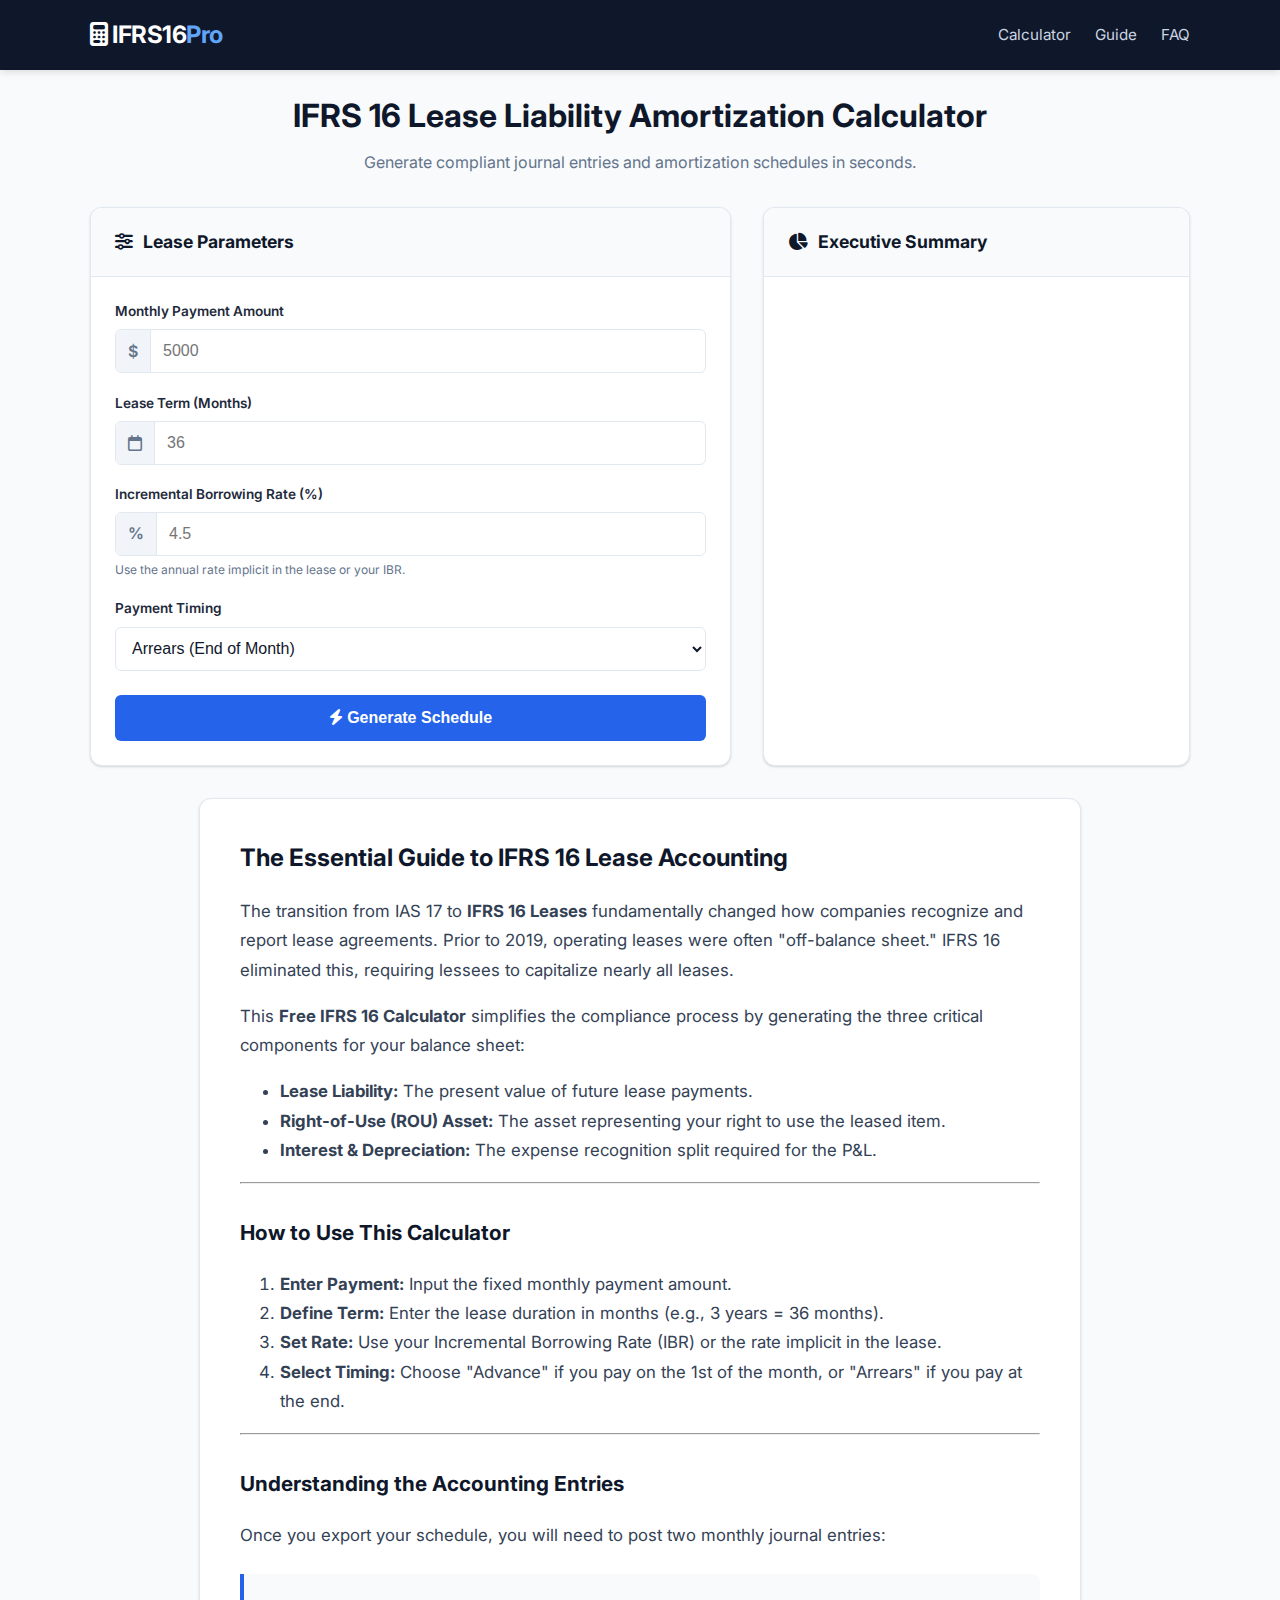
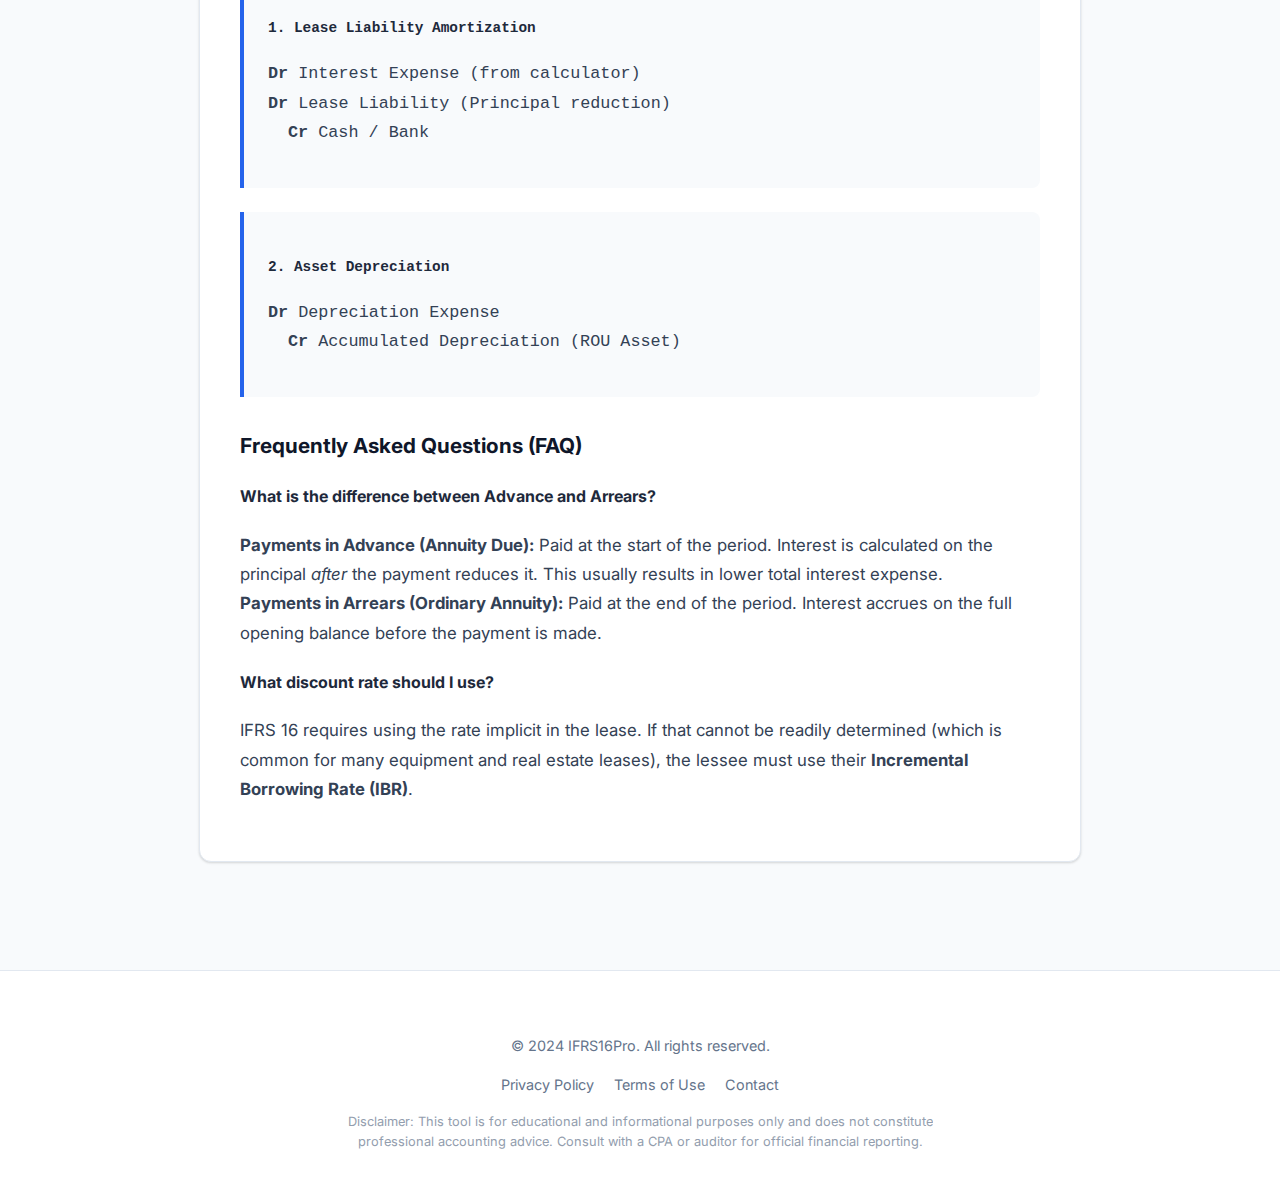
<file: index.html>
<!DOCTYPE html>
<html lang="en">
<head>
    <meta charset="UTF-8">
    <meta name="viewport" content="width=device-width, initial-scale=1.0">
    
    <title>Free IFRS 16 Lease Liability Calculator | Export to Excel | 2024 Update</title>
    <meta name="description" content="Instantly calculate IFRS 16 lease liability, ROU asset amortization, and interest expense. Generate audit-ready schedules with our free online tool. Export to CSV.">
    <meta name="keywords" content="IFRS 16 calculator, lease liability amortization schedule, ROU asset calculator, incremental borrowing rate tool, lease accounting excel export">
    <meta name="author" content="IFRS16Pro">
    <link rel="canonical" href="https://yourdomain.com/" />

    <meta property="og:type" content="website">
    <meta property="og:url" content="https://yourdomain.com/">
    <meta property="og:title" content="IFRS 16 Lease Calculator | Professional Edition">
    <meta property="og:description" content="Generate audit-ready IFRS 16 amortization schedules in seconds. Free export to Excel.">
    <meta property="og:image" content="https://yourdomain.com/assets/social-share.png">

    <meta property="twitter:card" content="summary_large_image">
    <meta property="twitter:title" content="IFRS 16 Lease Calculator | Professional Edition">
    <meta property="twitter:description" content="Generate audit-ready IFRS 16 amortization schedules in seconds. Free export to Excel.">

    <script async src="https://pagead2.googlesyndication.com/pagead/js/adsbygoogle.js?client=ca-pub-3291734589203338"
     crossorigin="anonymous"></script>
    
    <link href="https://fonts.googleapis.com/css2?family=Inter:wght@400;500;600;700&display=swap" rel="stylesheet">
    <link rel="stylesheet" href="https://cdnjs.cloudflare.com/ajax/libs/font-awesome/6.4.0/css/all.min.css">
    <link rel="stylesheet" href="style.css">

    <script type="application/ld+json">
    {
      "@context": "https://schema.org",
      "@type": "SoftwareApplication",
      "name": "IFRS 16 Lease Calculator Pro",
      "operatingSystem": "Web",
      "applicationCategory": "BusinessApplication",
      "offers": {
        "@type": "Offer",
        "price": "0",
        "priceCurrency": "USD"
      },
      "description": "A professional-grade calculator for IFRS 16 lease accounting compliance, featuring amortization schedules and CSV export."
    }
    </script>
</head>
<body>

    <nav class="navbar">
        <div class="nav-content">
            <div class="logo"><i class="fa-solid fa-calculator"></i> IFRS16<span>Pro</span></div>
            <div class="nav-links">
                <a href="#calculator">Calculator</a>
                <a href="#guide">Guide</a>
                <a href="#faq">FAQ</a>
            </div>
        </div>
    </nav>

    <main class="main-wrapper">
        
        <h1 class="page-title">IFRS 16 Lease Liability Amortization Calculator</h1>
        <p class="page-subtitle">Generate compliant journal entries and amortization schedules in seconds.</p>

        <section id="calculator" class="dashboard-grid">
            
            <div class="card input-card">
                <div class="card-header">
                    <h2><i class="fa-solid fa-sliders"></i> Lease Parameters</h2>
                </div>
                
                <div class="form-grid">
                    <div class="input-group">
                        <label for="payment">Monthly Payment Amount</label>
                        <div class="input-wrapper">
                            <span class="currency-symbol">$</span>
                            <input type="number" id="payment" placeholder="5000" aria-label="Monthly Payment Amount">
                        </div>
                    </div>

                    <div class="input-group">
                        <label for="term">Lease Term (Months)</label>
                        <div class="input-wrapper">
                            <span class="icon-symbol"><i class="fa-regular fa-calendar"></i></span>
                            <input type="number" id="term" placeholder="36" aria-label="Lease Term in Months">
                        </div>
                    </div>

                    <div class="input-group">
                        <label for="rate">Incremental Borrowing Rate (%)</label>
                        <div class="input-wrapper">
                            <span class="icon-symbol">%</span>
                            <input type="number" id="rate" placeholder="4.5" step="0.01" aria-label="Annual Discount Rate">
                        </div>
                        <small class="input-hint">Use the annual rate implicit in the lease or your IBR.</small>
                    </div>

                    <div class="input-group">
                        <label for="timing">Payment Timing</label>
                        <div class="select-wrapper">
                            <select id="timing" aria-label="Payment Timing">
                                <option value="end">Arrears (End of Month)</option>
                                <option value="start">Advance (Start of Month)</option>
                            </select>
                        </div>
                    </div>
                </div>

                <button class="btn-primary" id="calculateBtn">
                    <i class="fa-solid fa-bolt"></i> Generate Schedule
                </button>
            </div>

            <div class="card summary-card">
                <div class="card-header">
                    <h2><i class="fa-solid fa-chart-pie"></i> Executive Summary</h2>
                </div>
                
                <div class="summary-metrics hidden" id="summary-panel">
                    <div class="metric-item">
                        <p>Total Lease Liability</p>
                        <h3 id="sum-liability">$0.00</h3>
                    </div>
                    <div class="metric-item">
                        <p>ROU Asset Value</p>
                        <h3 id="sum-asset">$0.00</h3>
                    </div>
                    <div class="metric-item">
                        <p>Monthly Depreciation</p>
                        <h3 id="sum-dep">$0.00</h3>
                    </div>
                </div>
            </div>
        </section>

        <section id="results-section" class="card results-card hidden">
            <div class="results-header">
                <h2>Amortization Schedule</h2>
                
                <div id="gate-container" class="gate-container">
                    <form id="emailForm" action="https://formspree.io/f/xqajgony" method="POST" class="gate-form">
                        <div class="input-wrapper-small">
                            <input type="email" name="email" id="userEmail" placeholder="Enter email to unlock Excel..." required>
                        </div>
                        <button type="submit" class="btn-unlock">
                            <i class="fa-solid fa-lock-open"></i> Unlock CSV
                        </button>
                    </form>
                    <p class="privacy-micro">We respect your privacy. No spam.</p>
                </div>

                <button id="downloadBtn" class="btn-excel hidden">
                    <i class="fa-solid fa-file-csv"></i> Download CSV
                </button>
            </div>

            <div class="table-container">
                <table id="schedule-table">
                    <thead>
                        <tr>
                            <th style="width: 10%;">Period</th>
                            <th>Opening Balance</th>
                            <th>Payment</th>
                            <th class="highlight-col">Interest Expense</th>
                            <th>Closing Balance</th>
                            <th>Depreciation</th>
                        </tr>
                    </thead>
                    <tbody>
                        </tbody>
                </table>
            </div>
        </section>
        
        <section id="guide" class="card content-card">
            <article>
                <h2>The Essential Guide to IFRS 16 Lease Accounting</h2>
                
                <p>The transition from IAS 17 to <strong>IFRS 16 Leases</strong> fundamentally changed how companies recognize and report lease agreements. Prior to 2019, operating leases were often "off-balance sheet." IFRS 16 eliminated this, requiring lessees to capitalize nearly all leases.</p>

                <p>This <strong>Free IFRS 16 Calculator</strong> simplifies the compliance process by generating the three critical components for your balance sheet:</p>
                
                <div class="feature-list">
                    <ul>
                        <li><strong>Lease Liability:</strong> The present value of future lease payments.</li>
                        <li><strong>Right-of-Use (ROU) Asset:</strong> The asset representing your right to use the leased item.</li>
                        <li><strong>Interest & Depreciation:</strong> The expense recognition split required for the P&L.</li>
                    </ul>
                </div>

                <hr>

                <h3>How to Use This Calculator</h3>
                <ol>
                    <li><strong>Enter Payment:</strong> Input the fixed monthly payment amount.</li>
                    <li><strong>Define Term:</strong> Enter the lease duration in months (e.g., 3 years = 36 months).</li>
                    <li><strong>Set Rate:</strong> Use your Incremental Borrowing Rate (IBR) or the rate implicit in the lease.</li>
                    <li><strong>Select Timing:</strong> Choose "Advance" if you pay on the 1st of the month, or "Arrears" if you pay at the end.</li>
                </ol>

                <hr>

                <h3>Understanding the Accounting Entries</h3>
                <p>Once you export your schedule, you will need to post two monthly journal entries:</p>

                <div class="journal-box">
                    <h4>1. Lease Liability Amortization</h4>
                    <p><strong>Dr</strong> Interest Expense (from calculator)<br>
                    <strong>Dr</strong> Lease Liability (Principal reduction)<br>
                    <span style="padding-left:20px"><strong>Cr</strong> Cash / Bank</span></p>
                </div>

                <div class="journal-box">
                    <h4>2. Asset Depreciation</h4>
                    <p><strong>Dr</strong> Depreciation Expense<br>
                    <span style="padding-left:20px"><strong>Cr</strong> Accumulated Depreciation (ROU Asset)</span></p>
                </div>
            </article>

            <article id="faq">
                <h3>Frequently Asked Questions (FAQ)</h3>
                
                <div class="faq-item">
                    <h4>What is the difference between Advance and Arrears?</h4>
                    <p><strong>Payments in Advance (Annuity Due):</strong> Paid at the start of the period. Interest is calculated on the principal <em>after</em> the payment reduces it. This usually results in lower total interest expense.<br>
                    <strong>Payments in Arrears (Ordinary Annuity):</strong> Paid at the end of the period. Interest accrues on the full opening balance before the payment is made.</p>
                </div>

                <div class="faq-item">
                    <h4>What discount rate should I use?</h4>
                    <p>IFRS 16 requires using the rate implicit in the lease. If that cannot be readily determined (which is common for many equipment and real estate leases), the lessee must use their <strong>Incremental Borrowing Rate (IBR)</strong>.</p>
                </div>
            </article>
        </section>
        
    </main>

<footer class="site-footer">
        <div class="footer-content">
            <p>&copy; 2024 IFRS16Pro. All rights reserved.</p>
            <div class="footer-links">
                <a href="privacy-policy.html">Privacy Policy</a>
                <a href="terms.html">Terms of Use</a>
                <a href="contact.html">Contact</a>
            </div>
            <p class="disclaimer">Disclaimer: This tool is for educational and informational purposes only and does not constitute professional accounting advice. Consult with a CPA or auditor for official financial reporting.</p>
        </div>
    </footer>

    <script src="script.js"></script>
</body>
</html>
</file>
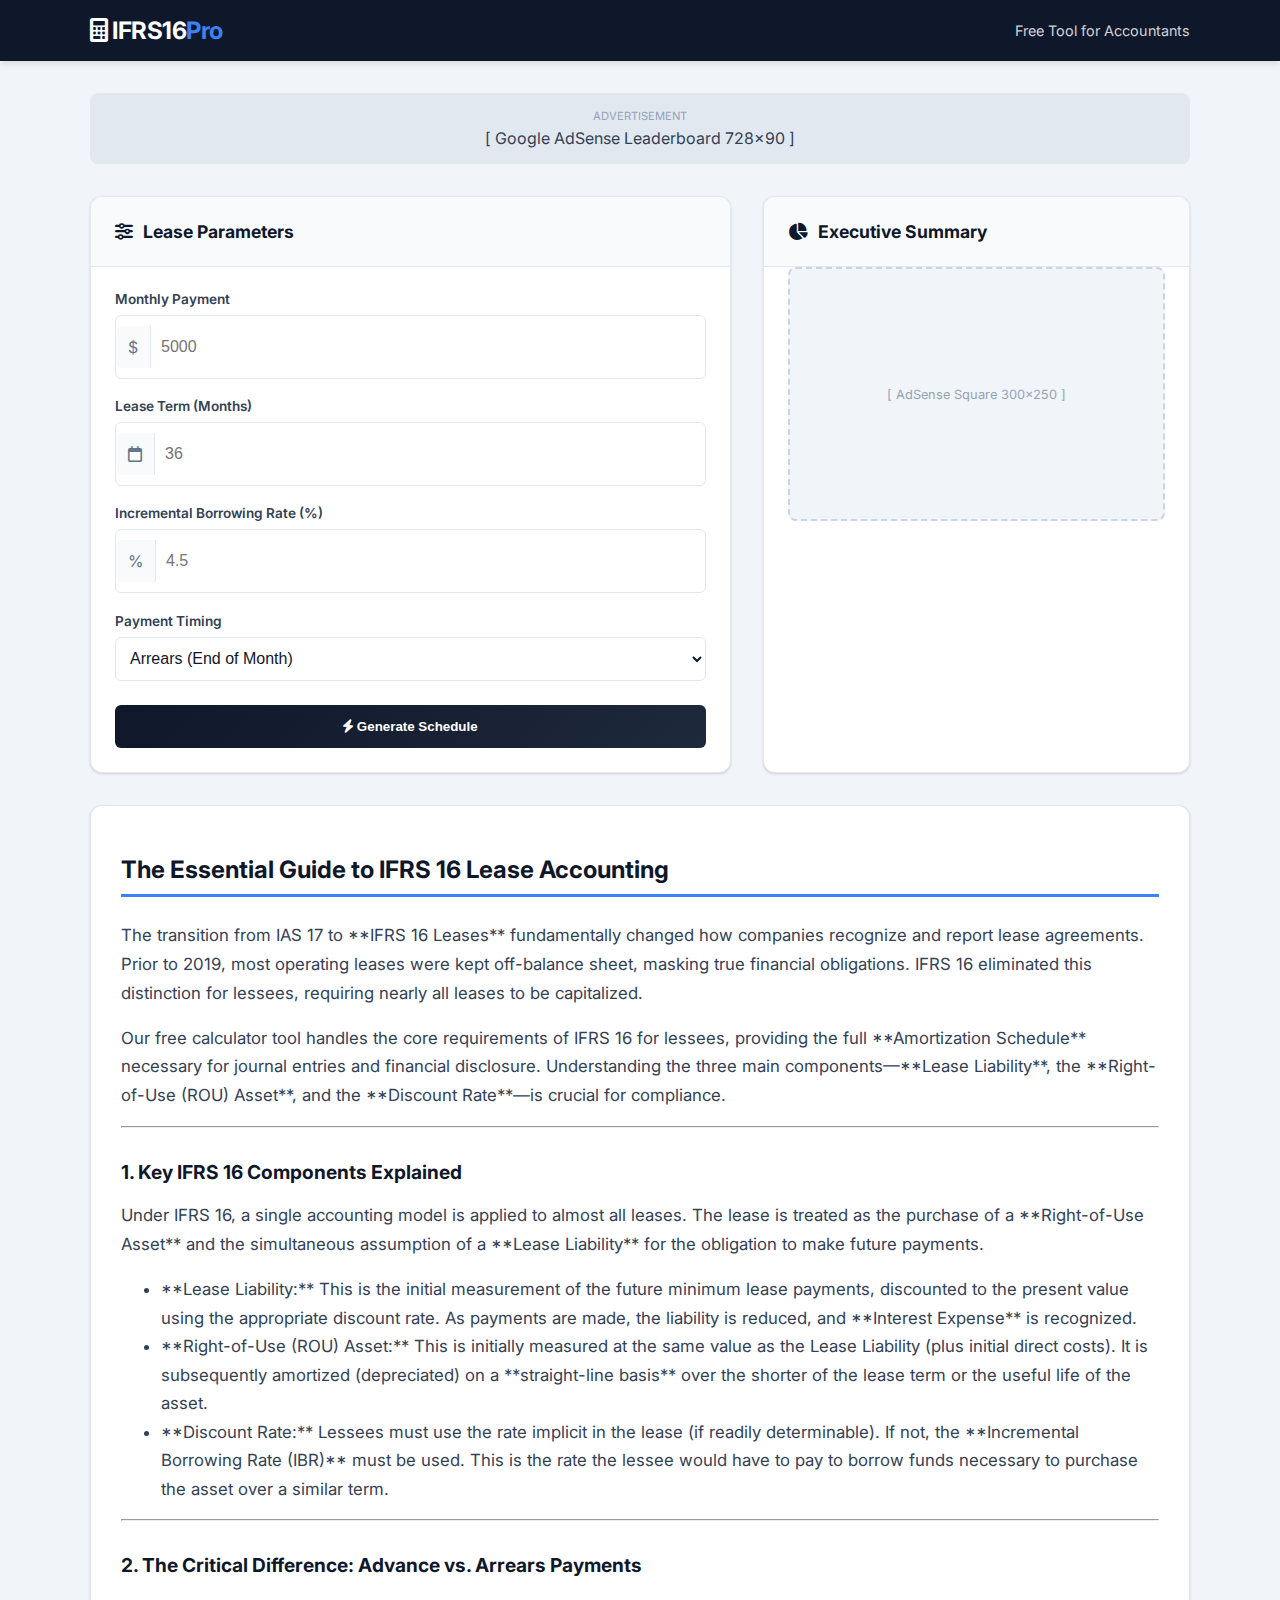
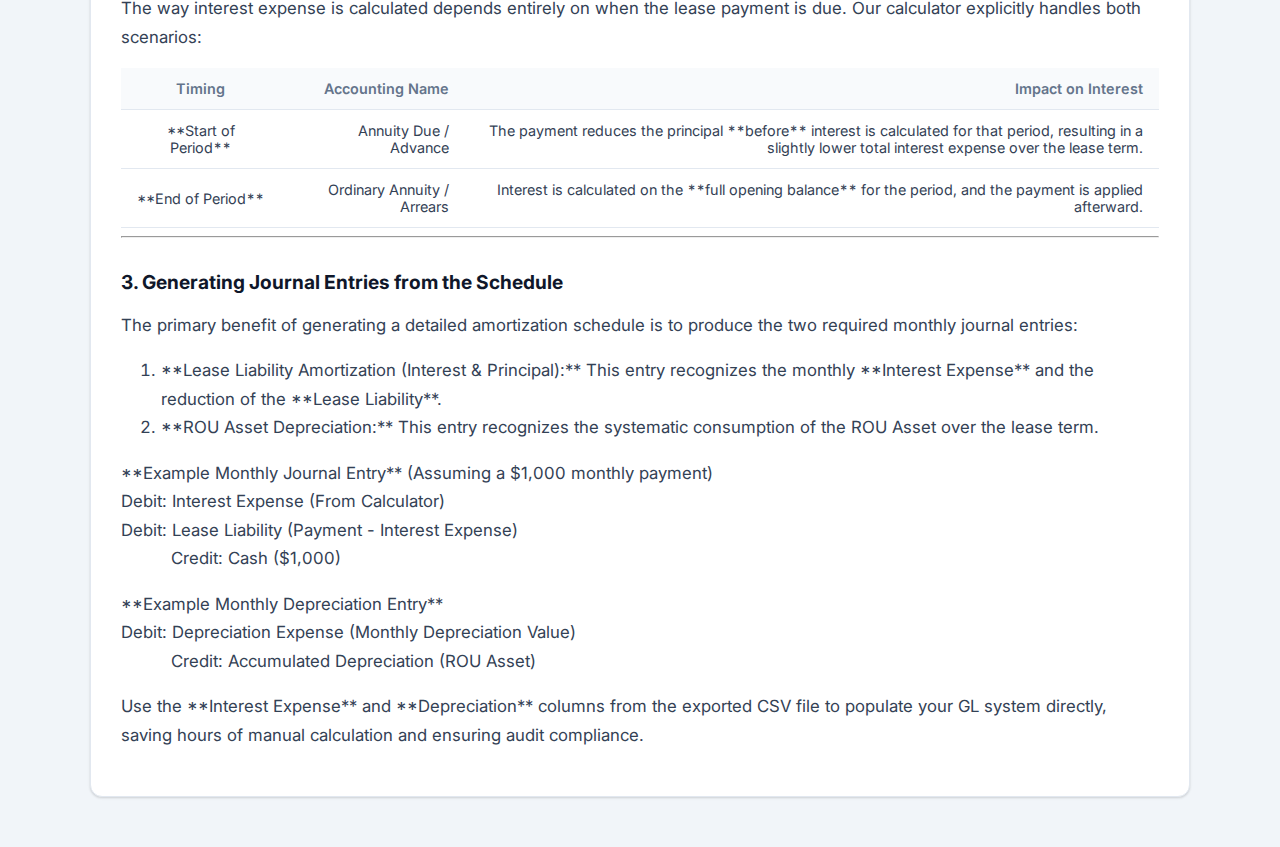
<file: IFRS16 Calulator/index.html>
<!DOCTYPE html>
<html lang="en">
<head>
    <meta charset="UTF-8">
    <meta name="viewport" content="width=device-width, initial-scale=1.0">
    <title>IFRS 16 Lease Calculator | Professional Edition | Free Export</title>
    <meta name="description" content="Calculate IFRS 16 lease liability, ROU asset, interest expense, and depreciation for audit readiness. Supports payments in advance and arrears.">
    
    <link href="https://fonts.googleapis.com/css2?family=Inter:wght@400;600;700&display=swap" rel="stylesheet">
    <link rel="stylesheet" href="https://cdnjs.cloudflare.com/ajax/libs/font-awesome/6.0.0/css/all.min.css">
    
    <link rel="stylesheet" href="style.css">
</head>
<body>

    <nav class="navbar">
        <div class="nav-content">
            <div class="logo"><i class="fa-solid fa-calculator"></i> IFRS16<span>Pro</span></div>
            <div class="nav-links">Free Tool for Accountants</div>
        </div>
    </nav>

    <main class="main-wrapper">
        
        <div class="ad-banner">
            <span class="ad-badge">Advertisement</span>
            <div class="ad-content">[ Google AdSense Leaderboard 728x90 ]</div>
        </div>

        <section class="dashboard-grid">
            
            <div class="card input-card">
                <div class="card-header">
                    <h2><i class="fa-solid fa-sliders"></i> Lease Parameters</h2>
                </div>
                
                <div class="form-grid">
                    <div class="input-group">
                        <label for="payment">Monthly Payment</label>
                        <div class="input-wrapper">
                            <span class="currency-symbol">$</span>
                            <input type="number" id="payment" placeholder="5000" aria-label="Monthly Payment Amount">
                        </div>
                    </div>

                    <div class="input-group">
                        <label for="term">Lease Term (Months)</label>
                        <div class="input-wrapper">
                            <span class="icon-symbol"><i class="fa-regular fa-calendar"></i></span>
                            <input type="number" id="term" placeholder="36" aria-label="Lease Term in Months">
                        </div>
                    </div>

                    <div class="input-group">
                        <label for="rate">Incremental Borrowing Rate (%)</label>
                        <div class="input-wrapper">
                            <span class="icon-symbol">%</span>
                            <input type="number" id="rate" placeholder="4.5" step="0.01" aria-label="Annual Discount Rate">
                        </div>
                    </div>

                    <div class="input-group">
                        <label for="timing">Payment Timing</label>
                        <div class="select-wrapper">
                            <select id="timing" aria-label="Payment Timing">
                                <option value="end">Arrears (End of Month)</option>
                                <option value="start">Advance (Start of Month)</option>
                            </select>
                        </div>
                    </div>
                </div>

                <button class="btn-primary" id="calculateBtn">
                    <i class="fa-solid fa-bolt"></i> Generate Schedule
                </button>
            </div>

            <div class="card summary-card">
                <div class="card-header">
                    <h2><i class="fa-solid fa-chart-pie"></i> Executive Summary</h2>
                </div>
                
                <div class="summary-metrics hidden" id="summary-panel">
                    <div class="metric-item">
                        <p>Total Lease Liability</p>
                        <h3 id="sum-liability">$0.00</h3>
                    </div>
                    <div class="metric-item">
                        <p>ROU Asset Value</p>
                        <h3 id="sum-asset">$0.00</h3>
                    </div>
                    <div class="metric-item">
                        <p>Monthly Depreciation</p>
                        <h3 id="sum-dep">$0.00</h3>
                    </div>
                </div>
                
                <div class="ad-square">
                    <span>[ AdSense Square 300x250 ]</span>
                </div>
            </div>
        </section>

        <section id="results-section" class="card results-card hidden">
            
            <div class="results-header">
                <h2>Amortization Schedule</h2>
                
<div id="gate-container" class="gate-container">
    <form id="emailForm" action="https://formspree.io/f/xqajgony" method="POST" class="gate-form">
        <input type="email" name="email" id="userEmail" placeholder="Enter email to unlock Excel..." required>
        <button type="submit" class="btn-unlock">
            <i class="fa-solid fa-lock-open"></i> Unlock
        </button>
    </form>
</div>

                <button id="downloadBtn" class="btn-excel hidden">
                    <i class="fa-solid fa-file-csv"></i> Download CSV
                </button>
            </div>

            <div class="table-container">
                <table id="schedule-table">
                    <thead>
                        <tr>
                            <th style="width: 10%;">Period</th>
                            <th>Opening Balance</th>
                            <th>Payment</th>
                            <th class="highlight-col">Interest Expense</th>
                            <th>Closing Balance</th>
                            <th>Depreciation</th>
                        </tr>
                    </thead>
                    <tbody>
                        </tbody>
                </table>
            </div>
        </section>
        
        <section class="card content-card">
            <h2>The Essential Guide to IFRS 16 Lease Accounting</h2>
            
            <p>The transition from IAS 17 to **IFRS 16 Leases** fundamentally changed how companies recognize and report lease agreements. Prior to 2019, most operating leases were kept off-balance sheet, masking true financial obligations. IFRS 16 eliminated this distinction for lessees, requiring nearly all leases to be capitalized.</p>

            <p>Our free calculator tool handles the core requirements of IFRS 16 for lessees, providing the full **Amortization Schedule** necessary for journal entries and financial disclosure. Understanding the three main components—**Lease Liability**, the **Right-of-Use (ROU) Asset**, and the **Discount Rate**—is crucial for compliance.</p>

            <hr>

            <h3>1. Key IFRS 16 Components Explained</h3>
            
            <p>Under IFRS 16, a single accounting model is applied to almost all leases. The lease is treated as the purchase of a **Right-of-Use Asset** and the simultaneous assumption of a **Lease Liability** for the obligation to make future payments.</p>

            <ul>
                <li>**Lease Liability:** This is the initial measurement of the future minimum lease payments, discounted to the present value using the appropriate discount rate. As payments are made, the liability is reduced, and **Interest Expense** is recognized.</li>
                <li>**Right-of-Use (ROU) Asset:** This is initially measured at the same value as the Lease Liability (plus initial direct costs). It is subsequently amortized (depreciated) on a **straight-line basis** over the shorter of the lease term or the useful life of the asset.</li>
                <li>**Discount Rate:** Lessees must use the rate implicit in the lease (if readily determinable). If not, the **Incremental Borrowing Rate (IBR)** must be used. This is the rate the lessee would have to pay to borrow funds necessary to purchase the asset over a similar term.</li>
            </ul>

            <hr>

            <h3>2. The Critical Difference: Advance vs. Arrears Payments</h3>
            <p>The way interest expense is calculated depends entirely on when the lease payment is due. Our calculator explicitly handles both scenarios:</p>

            <table class="concept-table">
                <thead>
                    <tr>
                        <th>Timing</th>
                        <th>Accounting Name</th>
                        <th>Impact on Interest</th>
                    </tr>
                </thead>
                <tbody>
                    <tr>
                        <td>**Start of Period**</td>
                        <td>Annuity Due / Advance</td>
                        <td>The payment reduces the principal **before** interest is calculated for that period, resulting in a slightly lower total interest expense over the lease term.</td>
                    </tr>
                    <tr>
                        <td>**End of Period**</td>
                        <td>Ordinary Annuity / Arrears</td>
                        <td>Interest is calculated on the **full opening balance** for the period, and the payment is applied afterward.</td>
                    </tr>
                </tbody>
            </table>

            <hr>
            
            <h3>3. Generating Journal Entries from the Schedule</h3>
            <p>The primary benefit of generating a detailed amortization schedule is to produce the two required monthly journal entries:</p>

            <ol>
                <li>**Lease Liability Amortization (Interest & Principal):** This entry recognizes the monthly **Interest Expense** and the reduction of the **Lease Liability**.</li>
                <li>**ROU Asset Depreciation:** This entry recognizes the systematic consumption of the ROU Asset over the lease term.</li>
            </ol>
            
            <p class="journal-example">
            **Example Monthly Journal Entry** (Assuming a $1,000 monthly payment)<br>
            <span class="debit-credit">Debit: Interest Expense (From Calculator)</span><br>
            <span class="debit-credit">Debit: Lease Liability (Payment - Interest Expense)</span><br>
            <span class="debit-credit" style="padding-left: 50px;">Credit: Cash ($1,000)</span>
            </p>

            <p class="journal-example">
            **Example Monthly Depreciation Entry**<br>
            <span class="debit-credit">Debit: Depreciation Expense (Monthly Depreciation Value)</span><br>
            <span class="debit-credit" style="padding-left: 50px;">Credit: Accumulated Depreciation (ROU Asset)</span>
            </p>
            
            <p>Use the **Interest Expense** and **Depreciation** columns from the exported CSV file to populate your GL system directly, saving hours of manual calculation and ensuring audit compliance.</p>
        </section>
        
    </main>

    <script src="script.js"></script>
</body>
</html>
</file>
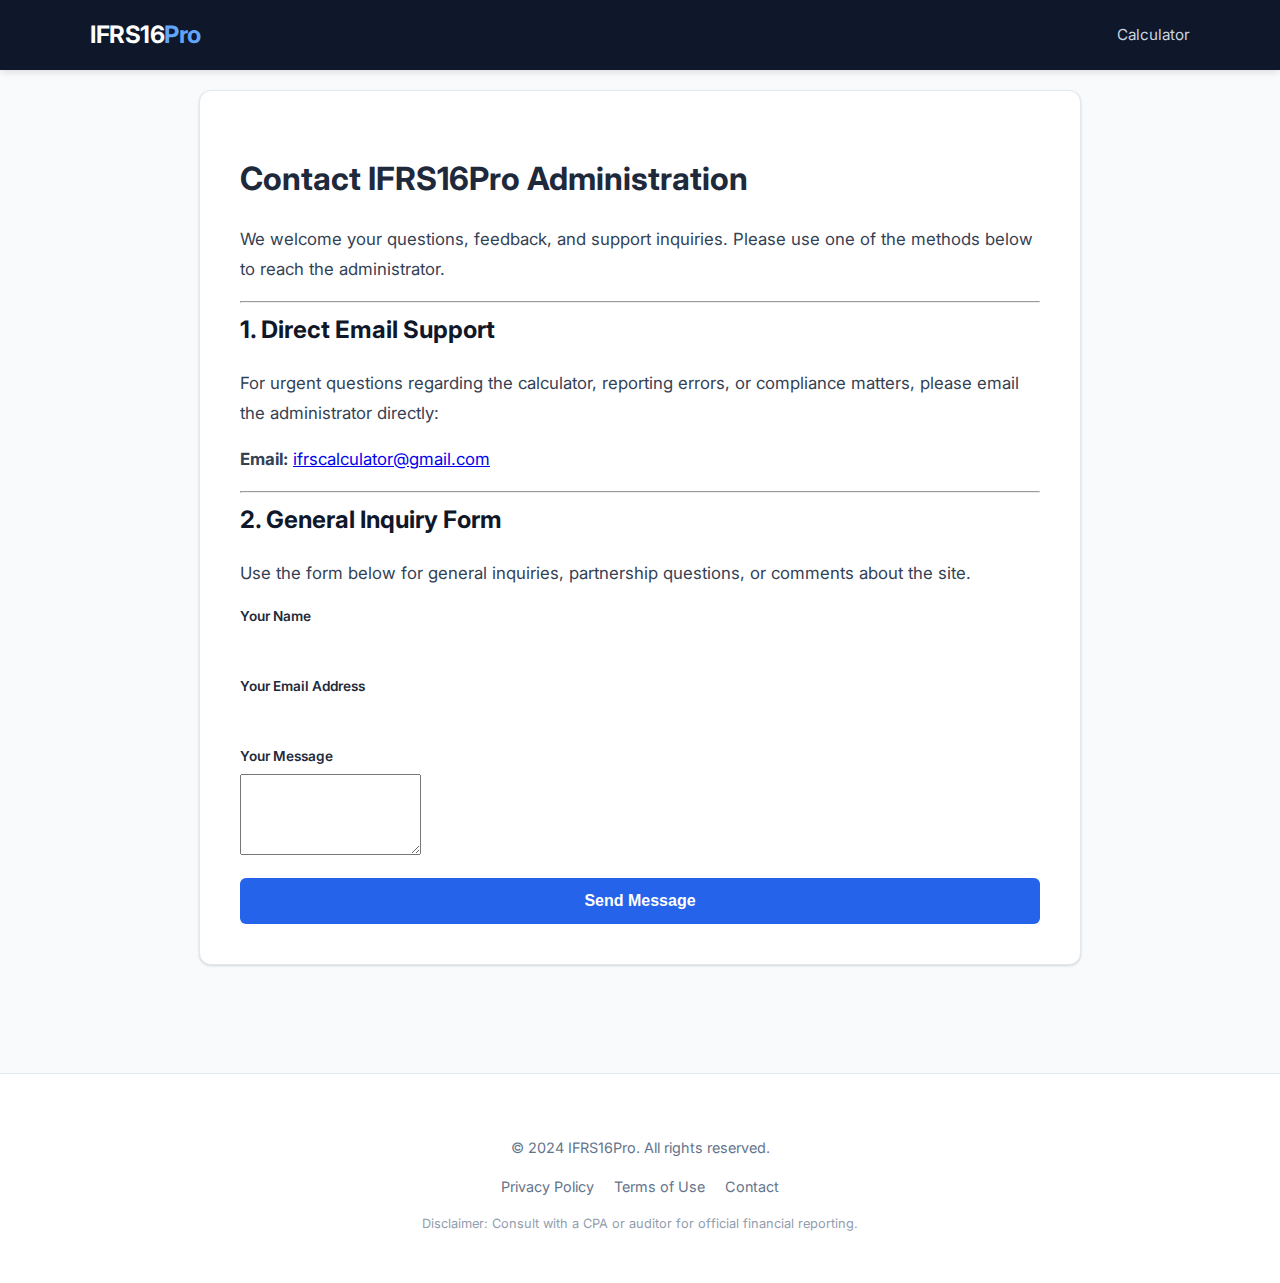
<file: contact.html>
<!DOCTYPE html>
<html lang="en">
<head>
    <meta charset="UTF-8">
    <meta name="viewport" content="width=device-width, initial-scale=1.0">
    <title>Contact Us | IFRS16Pro Calculator Support</title>
    <link href="https://fonts.googleapis.com/css2?family=Inter:wght@400;500;600;700&display=swap" rel="stylesheet">
    <link rel="stylesheet" href="style.css">
    
    <script async src="https://pagead2.googlesyndication.com/pagead/js/adsbygoogle.js?client=ca-pub-3291734589203338"
     crossorigin="anonymous"></script>
</head>
<body>
    
    <nav class="navbar">
        <div class="nav-content">
            <div class="logo"><i class="fa-solid fa-calculator"></i> IFRS16<span>Pro</span></div>
            <div class="nav-links">
                <a href="index.html">Calculator</a>
            </div>
        </div>
    </nav>

    <main class="main-wrapper">
        <div class="card content-card contact-page">
            <h1>Contact IFRS16Pro Administration</h1>
            <p>We welcome your questions, feedback, and support inquiries. Please use one of the methods below to reach the administrator.</p>

            <hr>

            <h2>1. Direct Email Support</h2>
            <p>For urgent questions regarding the calculator, reporting errors, or compliance matters, please email the administrator directly:</p>
            
            <p class="contact-detail">
                <i class="fa-solid fa-envelope"></i> 
                <strong>Email:</strong> <a href="mailto:ifrscalculator@gmail.com">ifrscalculator@gmail.com</a>
            </p>

            <hr>

            <h2>2. General Inquiry Form</h2>
            <p>Use the form below for general inquiries, partnership questions, or comments about the site.</p>
            
            <form action="https://formspree.io/f/newhash123" method="POST" class="contact-form">
                <div class="input-group">
                    <label for="name">Your Name</label>
                    <input type="text" name="name" id="name" required>
                </div>
                
                <div class="input-group">
                    <label for="email">Your Email Address</label>
                    <input type="email" name="_replyto" id="email" required>
                </div>
                
                <div class="input-group">
                    <label for="message">Your Message</label>
                    <textarea name="message" id="message" rows="5" required></textarea>
                </div>

                <button type="submit" class="btn-primary" style="width: 100%; margin: 15px 0 0;">
                    Send Message
                </button>
            </form>
            
        </div>
    </main>

    <footer class="site-footer">
        <div class="footer-content">
            <p>&copy; 2024 IFRS16Pro. All rights reserved.</p>
            <div class="footer-links">
                <a href="privacy-policy.html">Privacy Policy</a>
                <a href="terms.html">Terms of Use</a>
                <a href="contact.html">Contact</a>
            </div>
            <p class="disclaimer">Disclaimer: Consult with a CPA or auditor for official financial reporting.</p>
        </div>
    </footer>
</body>
</html>
</file>
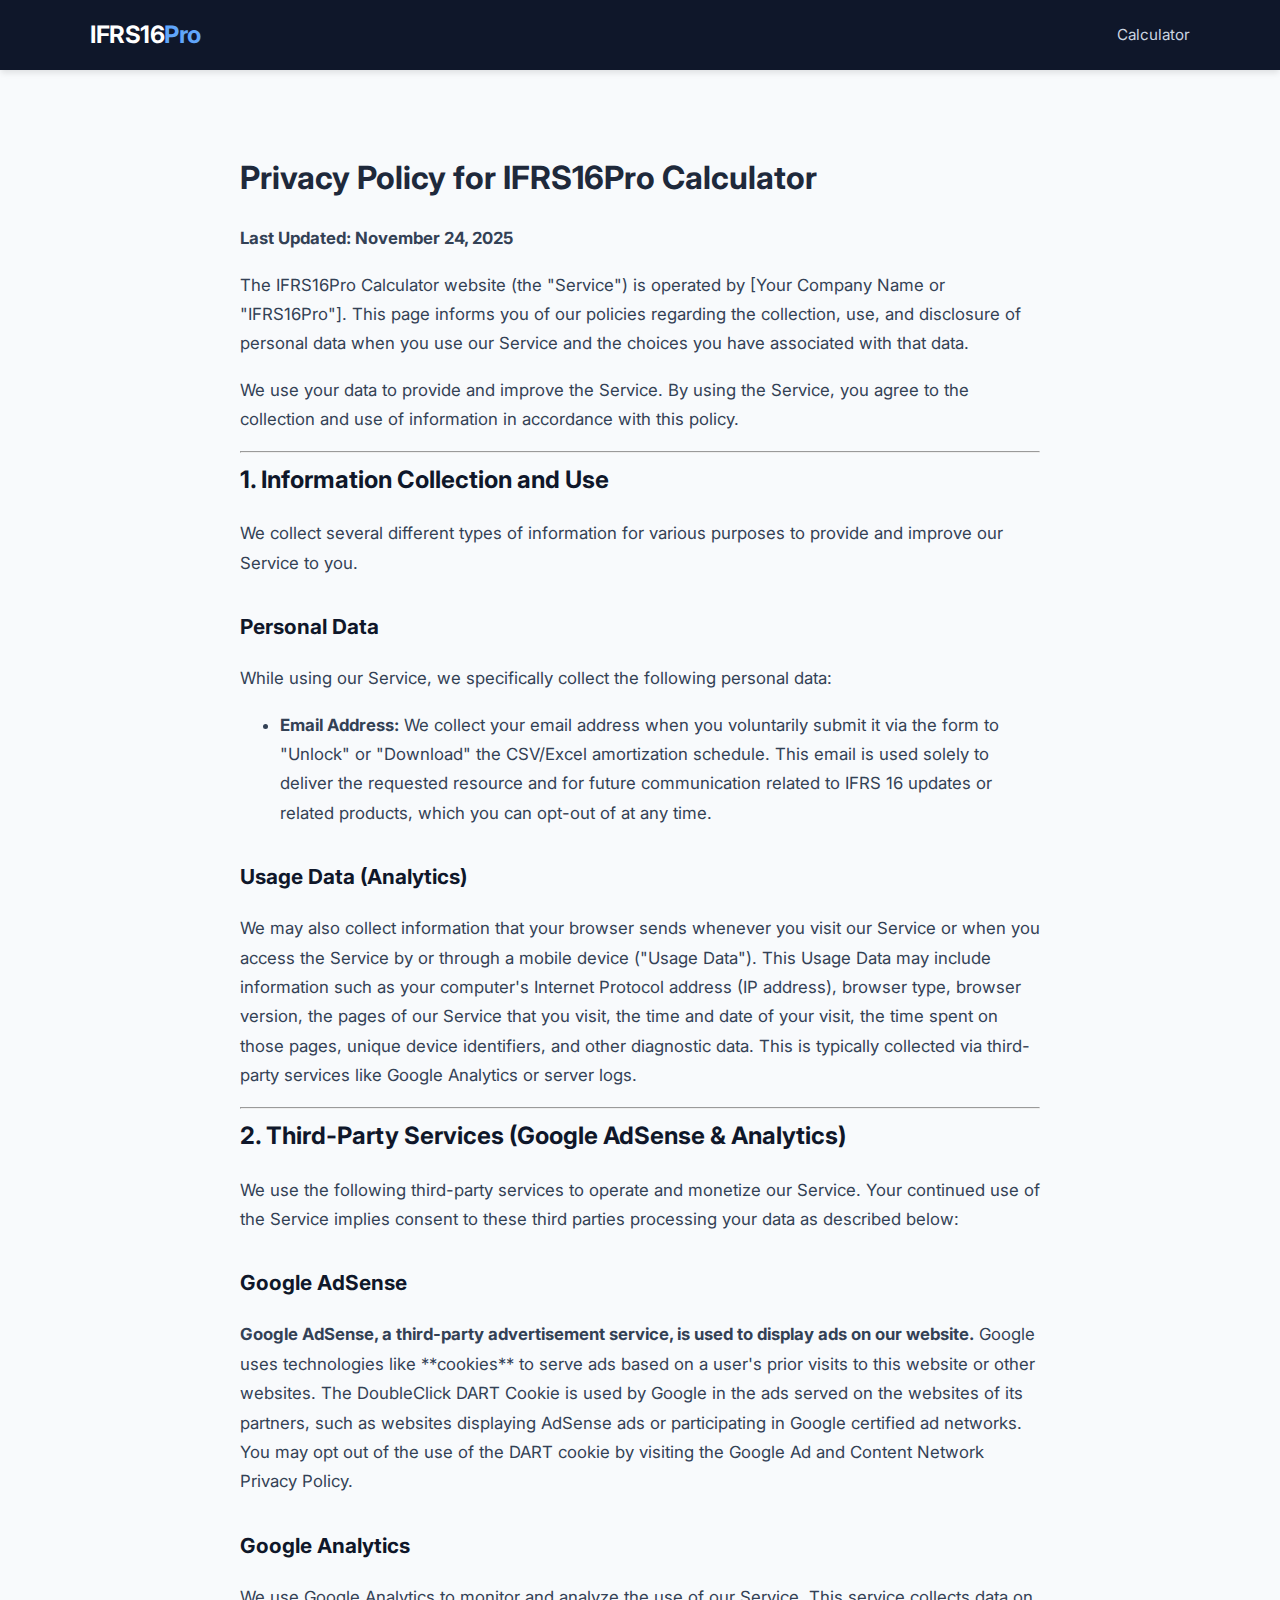
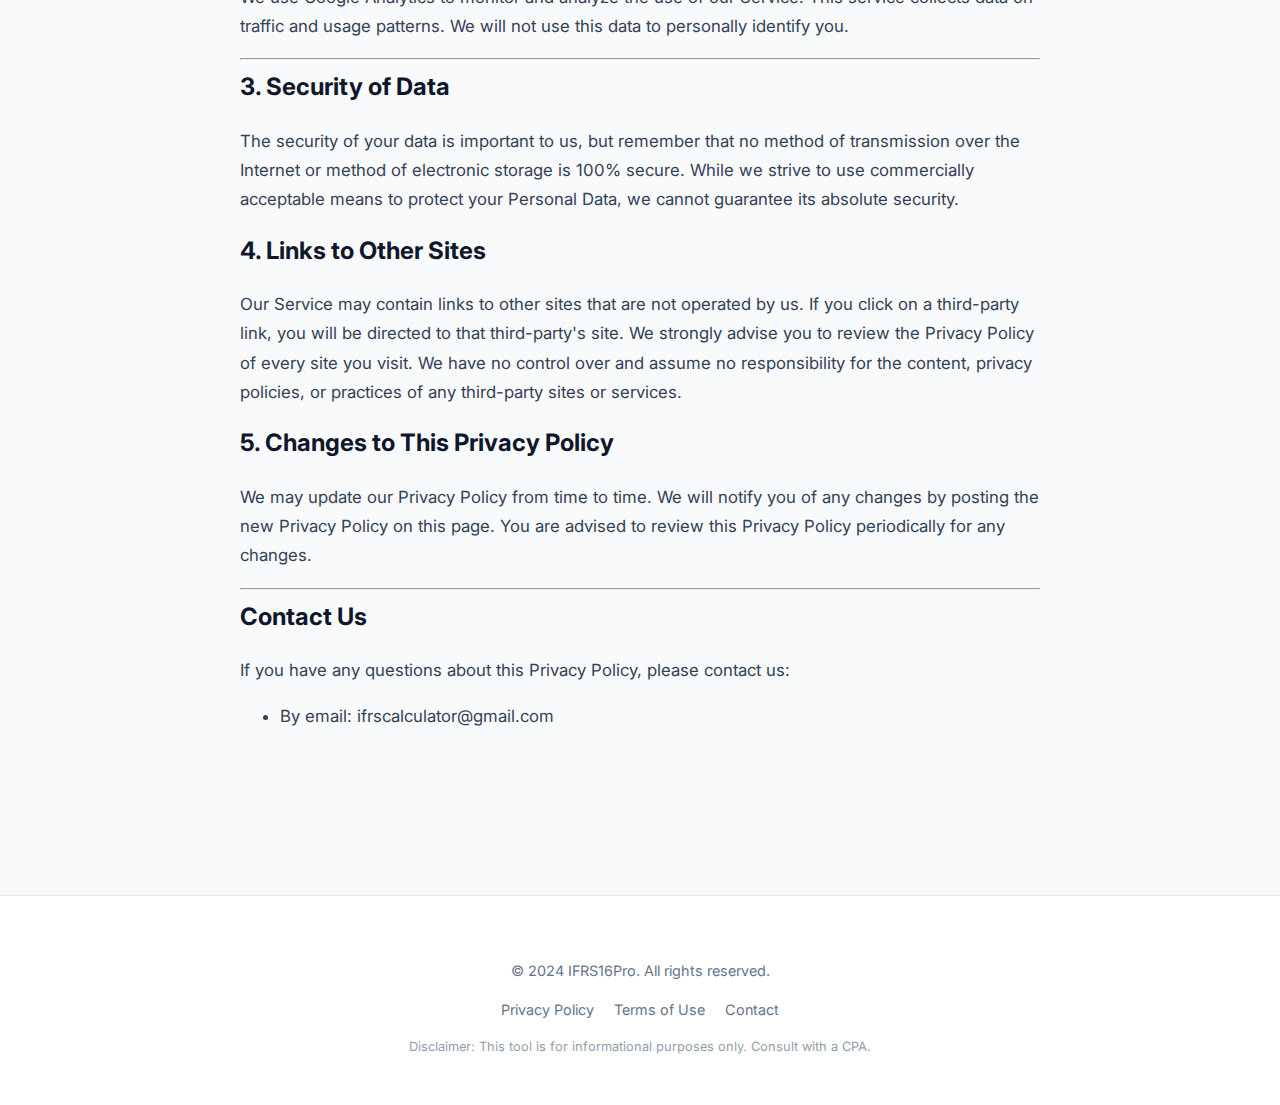
<file: privacy-policy.html>
<!DOCTYPE html>
<html lang="en">
<head>
    <meta charset="UTF-8">
    <meta name="viewport" content="width=device-width, initial-scale=1.0">
    <title>Privacy Policy | IFRS16Pro Calculator</title>
    <link href="https://fonts.googleapis.com/css2?family=Inter:wght@400;500;600;700&display=swap" rel="stylesheet">
    <link rel="stylesheet" href="style.css">
    
    <script async src="https://pagead2.googlesyndication.com/pagead/js/adsbygoogle.js?client=ca-pub-3291734589203338"
     crossorigin="anonymous"></script>
</head>
<body>
    
    <nav class="navbar">
        <div class="nav-content">
            <div class="logo"><i class="fa-solid fa-calculator"></i> IFRS16<span>Pro</span></div>
            <div class="nav-links">
                <a href="index.html">Calculator</a>
            </div>
        </div>
    </nav>

    <main class="main-wrapper">
        <div class="content-card">
            <h1>Privacy Policy for IFRS16Pro Calculator</h1>
            <p><strong>Last Updated: November 24, 2025</strong></p>

            <p>The IFRS16Pro Calculator website (the "Service") is operated by [Your Company Name or "IFRS16Pro"]. This page informs you of our policies regarding the collection, use, and disclosure of personal data when you use our Service and the choices you have associated with that data.</p>
            
            <p>We use your data to provide and improve the Service. By using the Service, you agree to the collection and use of information in accordance with this policy.</p>

            <hr>

            <h2>1. Information Collection and Use</h2>
            <p>We collect several different types of information for various purposes to provide and improve our Service to you.</p>

            <h3>Personal Data</h3>
            <p>While using our Service, we specifically collect the following personal data:</p>
            <ul>
                <li><strong>Email Address:</strong> We collect your email address when you voluntarily submit it via the form to "Unlock" or "Download" the CSV/Excel amortization schedule. This email is used solely to deliver the requested resource and for future communication related to IFRS 16 updates or related products, which you can opt-out of at any time.</li>
            </ul>

            <h3>Usage Data (Analytics)</h3>
            <p>We may also collect information that your browser sends whenever you visit our Service or when you access the Service by or through a mobile device ("Usage Data"). This Usage Data may include information such as your computer's Internet Protocol address (IP address), browser type, browser version, the pages of our Service that you visit, the time and date of your visit, the time spent on those pages, unique device identifiers, and other diagnostic data. This is typically collected via third-party services like Google Analytics or server logs.</p>

            <hr>

            <h2>2. Third-Party Services (Google AdSense & Analytics)</h2>
            <p>We use the following third-party services to operate and monetize our Service. Your continued use of the Service implies consent to these third parties processing your data as described below:</p>

            <h3>Google AdSense</h3>
            <p><strong>Google AdSense, a third-party advertisement service, is used to display ads on our website.</strong> Google uses technologies like **cookies** to serve ads based on a user's prior visits to this website or other websites. The DoubleClick DART Cookie is used by Google in the ads served on the websites of its partners, such as websites displaying AdSense ads or participating in Google certified ad networks. You may opt out of the use of the DART cookie by visiting the Google Ad and Content Network Privacy Policy.</p>

            <h3>Google Analytics</h3>
            <p>We use Google Analytics to monitor and analyze the use of our Service. This service collects data on traffic and usage patterns. We will not use this data to personally identify you.</p>

            <hr>

            <h2>3. Security of Data</h2>
            <p>The security of your data is important to us, but remember that no method of transmission over the Internet or method of electronic storage is 100% secure. While we strive to use commercially acceptable means to protect your Personal Data, we cannot guarantee its absolute security.</p>

            <h2>4. Links to Other Sites</h2>
            <p>Our Service may contain links to other sites that are not operated by us. If you click on a third-party link, you will be directed to that third-party's site. We strongly advise you to review the Privacy Policy of every site you visit. We have no control over and assume no responsibility for the content, privacy policies, or practices of any third-party sites or services.</p>

            <h2>5. Changes to This Privacy Policy</h2>
            <p>We may update our Privacy Policy from time to time. We will notify you of any changes by posting the new Privacy Policy on this page. You are advised to review this Privacy Policy periodically for any changes.</p>

            <hr>

            <h2>Contact Us</h2>
            <p>If you have any questions about this Privacy Policy, please contact us:</p>
            <ul>
                <li>By email: ifrscalculator@gmail.com</li>
            </ul>
        </div>
    </main>

    <footer class="site-footer">
        <div class="footer-content">
            <p>&copy; 2024 IFRS16Pro. All rights reserved.</p>
            <div class="footer-links">
                <a href="privacy-policy.html">Privacy Policy</a>
                <a href="/terms">Terms of Use</a>
                <a href="/contact">Contact</a>
            </div>
            <p class="disclaimer">Disclaimer: This tool is for informational purposes only. Consult with a CPA.</p>
        </div>
    </footer>
</body>
</html>
</file>
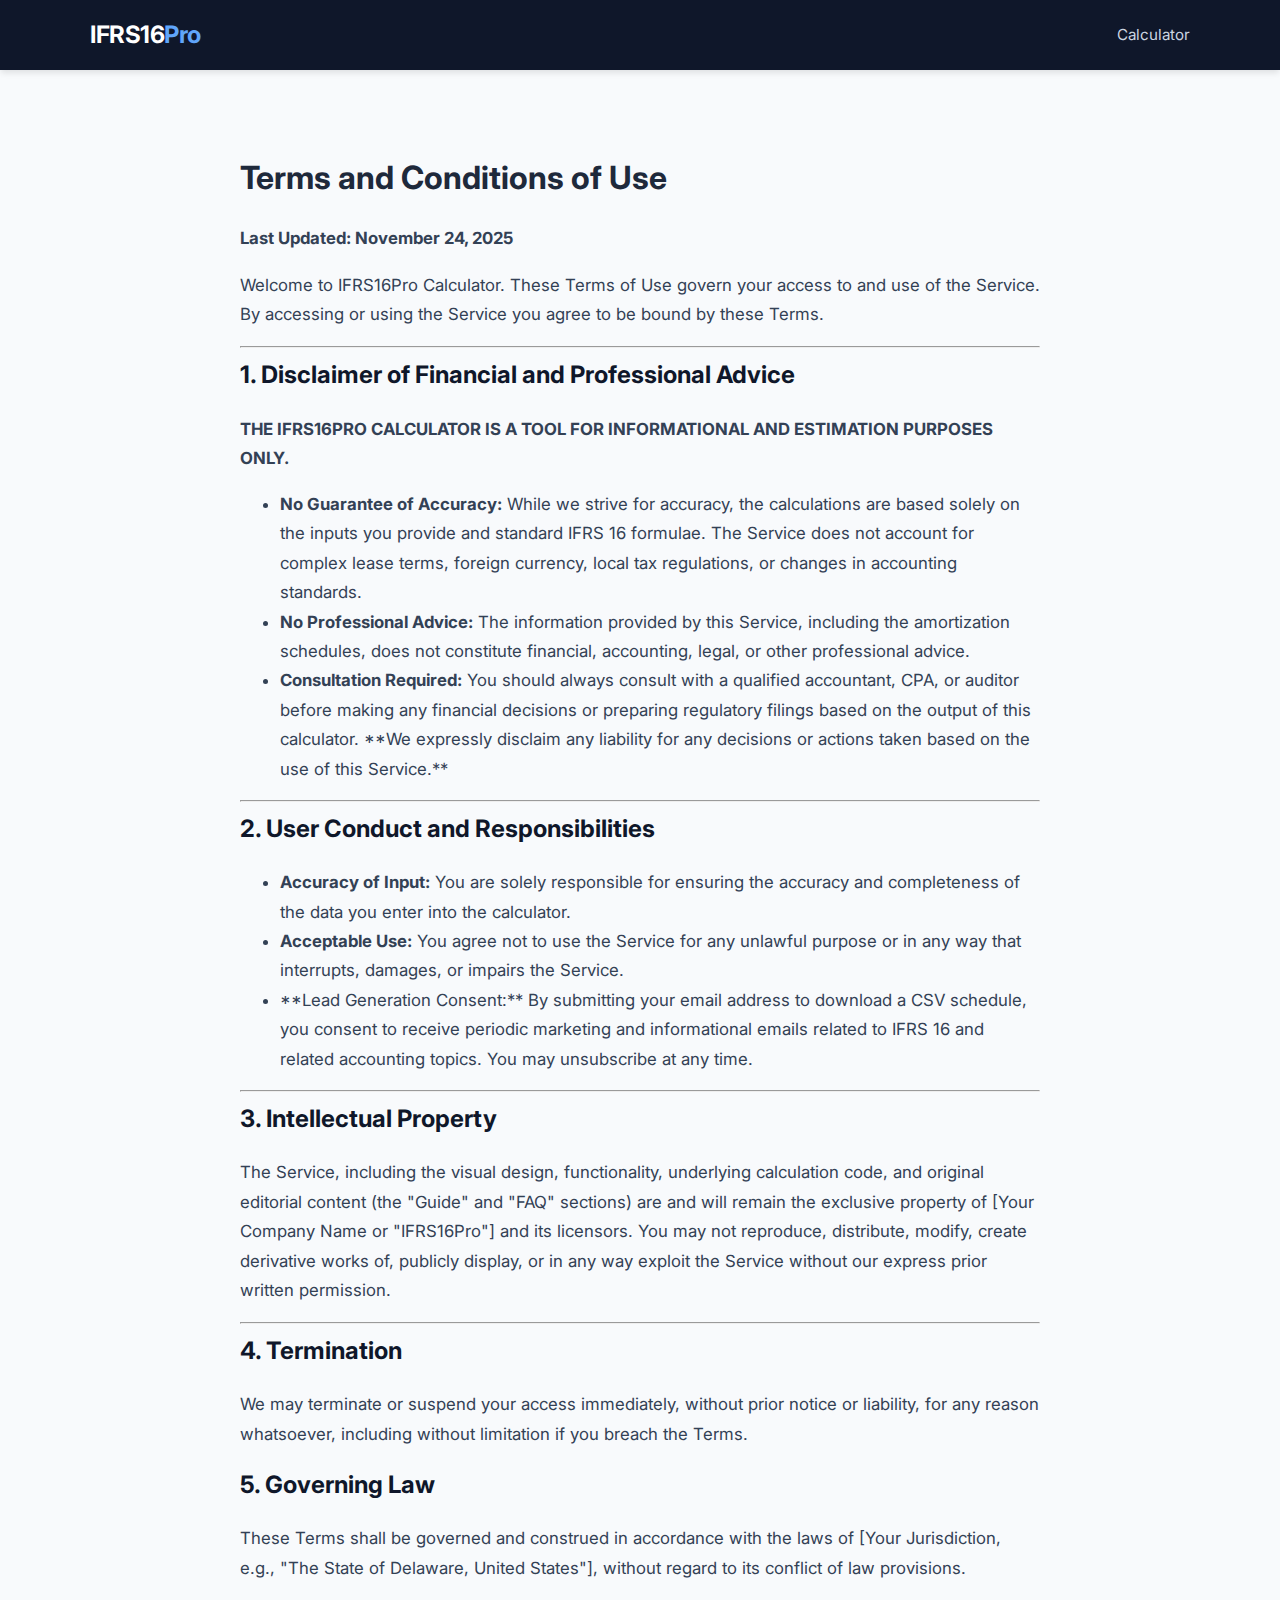
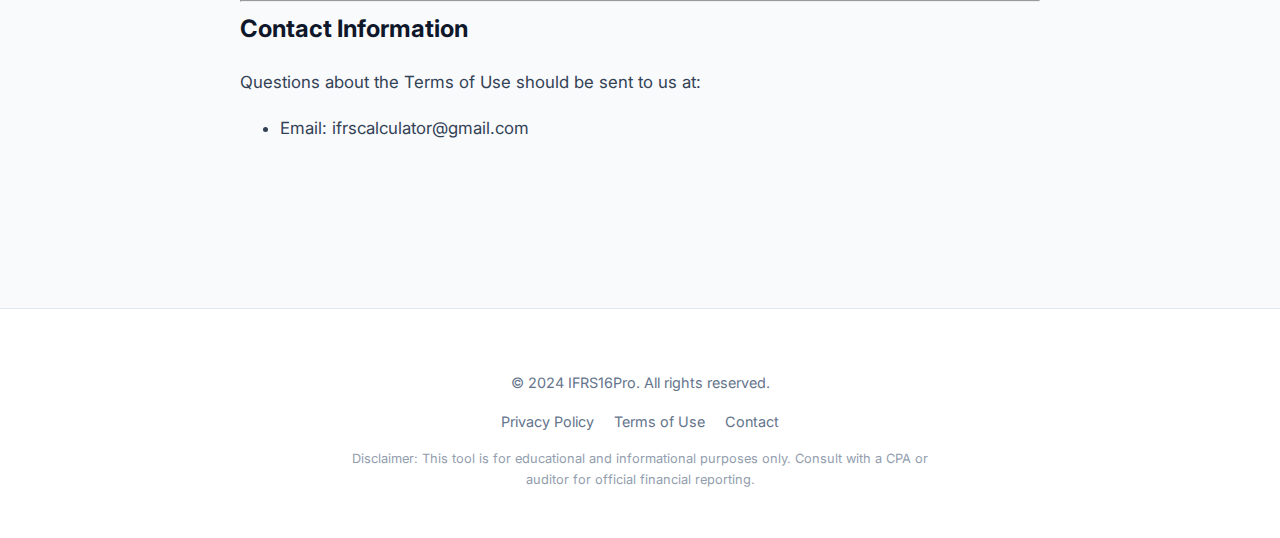
<file: terms.html>
<!DOCTYPE html>
<html lang="en">
<head>
    <meta charset="UTF-8">
    <meta name="viewport" content="width=device-width, initial-scale=1.0">
    <title>Terms of Use | IFRS16Pro Calculator</title>
    <link href="https://fonts.googleapis.com/css2?family=Inter:wght@400;500;600;700&display=swap" rel="stylesheet">
    <link rel="stylesheet" href="style.css">
    
    <script async src="https://pagead2.googlesyndication.com/pagead/js/adsbygoogle.js?client=ca-pub-3291734589203338"
     crossorigin="anonymous"></script>
</head>
<body>
    
    <nav class="navbar">
        <div class="nav-content">
            <div class="logo"><i class="fa-solid fa-calculator"></i> IFRS16<span>Pro</span></div>
            <div class="nav-links">
                <a href="index.html">Calculator</a>
            </div>
        </div>
    </nav>

    <main class="main-wrapper">
        <div class="content-card">
            <h1>Terms and Conditions of Use</h1>
            <p><strong>Last Updated: November 24, 2025</strong></p>

            <p>Welcome to IFRS16Pro Calculator. These Terms of Use govern your access to and use of the Service. By accessing or using the Service you agree to be bound by these Terms.</p>

            <hr>

            <h2>1. Disclaimer of Financial and Professional Advice</h2>
            <p><strong>THE IFRS16PRO CALCULATOR IS A TOOL FOR INFORMATIONAL AND ESTIMATION PURPOSES ONLY.</strong></p>
            <ul>
                <li><strong>No Guarantee of Accuracy:</strong> While we strive for accuracy, the calculations are based solely on the inputs you provide and standard IFRS 16 formulae. The Service does not account for complex lease terms, foreign currency, local tax regulations, or changes in accounting standards.</li>
                <li><strong>No Professional Advice:</strong> The information provided by this Service, including the amortization schedules, does not constitute financial, accounting, legal, or other professional advice.</li>
                <li><strong>Consultation Required:</strong> You should always consult with a qualified accountant, CPA, or auditor before making any financial decisions or preparing regulatory filings based on the output of this calculator. **We expressly disclaim any liability for any decisions or actions taken based on the use of this Service.**</li>
            </ul>

            <hr>

            <h2>2. User Conduct and Responsibilities</h2>
            <ul>
                <li><strong>Accuracy of Input:</strong> You are solely responsible for ensuring the accuracy and completeness of the data you enter into the calculator.</li>
                <li><strong>Acceptable Use:</strong> You agree not to use the Service for any unlawful purpose or in any way that interrupts, damages, or impairs the Service.</li>
                <li>**Lead Generation Consent:** By submitting your email address to download a CSV schedule, you consent to receive periodic marketing and informational emails related to IFRS 16 and related accounting topics. You may unsubscribe at any time.</li>
            </ul>
            
            <hr>

            <h2>3. Intellectual Property</h2>
            <p>The Service, including the visual design, functionality, underlying calculation code, and original editorial content (the "Guide" and "FAQ" sections) are and will remain the exclusive property of [Your Company Name or "IFRS16Pro"] and its licensors. You may not reproduce, distribute, modify, create derivative works of, publicly display, or in any way exploit the Service without our express prior written permission.</p>

            <hr>
            
            <h2>4. Termination</h2>
            <p>We may terminate or suspend your access immediately, without prior notice or liability, for any reason whatsoever, including without limitation if you breach the Terms.</p>

            <h2>5. Governing Law</h2>
            <p>These Terms shall be governed and construed in accordance with the laws of [Your Jurisdiction, e.g., "The State of Delaware, United States"], without regard to its conflict of law provisions.</p>
            
            <hr>

            <h2>Contact Information</h2>
            <p>Questions about the Terms of Use should be sent to us at:</p>
            <ul>
                <li>Email: ifrscalculator@gmail.com</li>
            </ul>
        </div>
    </main>

    <footer class="site-footer">
        <div class="footer-content">
            <p>&copy; 2024 IFRS16Pro. All rights reserved.</p>
            <div class="footer-links">
                <a href="privacy-policy.html">Privacy Policy</a>
                <a href="terms.html">Terms of Use</a>
                <a href="/contact">Contact</a>
            </div>
            <p class="disclaimer">Disclaimer: This tool is for educational and informational purposes only. Consult with a CPA or auditor for official financial reporting.</p>
        </div>
    </footer>
</body>
</html>
</file>
<file: style.css>
:root {
    --primary: #0f172a; /* Navy Blue */
    --accent: #2563eb;  /* Brighter Blue for CTR */
    --success: #10b981; /* Emerald Green */
    --bg: #f8fafc;      /* Very Light Blue-Gray */
    --card-bg: #ffffff;
    --text-main: #1e293b;
    --text-light: #64748b;
    --border: #e2e8f0;
}

body {
    font-family: 'Inter', -apple-system, BlinkMacSystemFont, sans-serif;
    background-color: var(--bg);
    color: var(--text-main);
    margin: 0;
    padding-bottom: 0;
    line-height: 1.6;
}

/* Navbar */
.navbar {
    background-color: var(--primary);
    color: white;
    padding: 1rem 0;
    box-shadow: 0 4px 6px -1px rgba(0, 0, 0, 0.1);
}

.nav-content {
    max-width: 1100px;
    margin: 0 auto;
    display: flex;
    justify-content: space-between;
    align-items: center;
    padding: 0 20px;
}

.logo { font-size: 1.5rem; font-weight: 700; letter-spacing: -0.5px; }
.logo span { color: #60a5fa; }
.nav-links a { color: #cbd5e1; text-decoration: none; margin-left: 20px; font-size: 0.95rem; transition: color 0.2s; }
.nav-links a:hover { color: white; }

/* Main Layout */
.main-wrapper { max-width: 1100px; margin: 0 auto; padding: 20px 20px 60px 20px; }
.page-title { text-align: center; margin-top: 0; color: var(--primary); font-size: 2rem; margin-bottom: 0.5rem; }
.page-subtitle { text-align: center; color: var(--text-light); margin-bottom: 2rem; margin-top: 0; }

/* Cards */
.card {
    background: var(--card-bg);
    border-radius: 12px;
    box-shadow: 0 1px 3px 0 rgba(0, 0, 0, 0.1), 0 1px 2px 0 rgba(0, 0, 0, 0.06);
    border: 1px solid var(--border);
    overflow: hidden;
    margin-bottom: 2rem;
}

.card-header { padding: 1.25rem 1.5rem; border-bottom: 1px solid var(--border); background: #f8fafc; }
.card-header h2 { margin: 0; font-size: 1.1rem; color: var(--primary); display: flex; align-items: center; gap: 10px; }

/* Grid Layout */
.dashboard-grid {
    display: grid;
    grid-template-columns: 1.5fr 1fr;
    gap: 2rem;
}

@media (max-width: 768px) {
    .dashboard-grid { grid-template-columns: 1fr; }
    .nav-links { display: none; } /* Hide nav links on mobile for simplicity */
}

/* Inputs */
.form-grid { padding: 1.5rem; display: grid; gap: 1.2rem; }
.input-group label { display: block; font-size: 0.85rem; font-weight: 600; margin-bottom: 0.4rem; color: var(--text-main); }
.input-hint { display: block; font-size: 0.75rem; color: var(--text-light); margin-top: 4px; }

.input-wrapper, .select-wrapper {
    display: flex;
    align-items: center;
    border: 1px solid var(--border);
    border-radius: 6px;
    background: #fff;
    transition: all 0.2s;
}
.input-wrapper:focus-within { border-color: var(--accent); box-shadow: 0 0 0 3px rgba(37, 99, 235, 0.1); }
.input-wrapper span { padding: 0 12px; color: var(--text-light); background: #f1f5f9; border-right: 1px solid var(--border); height: 42px; display: flex; align-items: center; border-radius: 6px 0 0 6px; font-weight: 600; }

input, select {
    width: 100%;
    border: none;
    padding: 0 12px;
    font-size: 1rem;
    outline: none;
    color: var(--primary);
    background: transparent;
    height: 42px;
    font-variant-numeric: tabular-nums;
}

/* Buttons */
.btn-primary {
    width: calc(100% - 3rem);
    margin: 0 1.5rem 1.5rem;
    padding: 14px;
    background: var(--accent);
    color: white;
    border: none;
    border-radius: 6px;
    font-weight: 600;
    cursor: pointer;
    transition: background 0.2s;
    font-size: 1rem;
}
.btn-primary:hover { background: #1d4ed8; }
.btn-primary:active { transform: translateY(1px); }

/* Summary Metrics */
.summary-card { display: flex; flex-direction: column; }
.summary-metrics { padding: 1.5rem; flex-grow: 1; }
.metric-item { margin-bottom: 1.5rem; border-bottom: 1px dashed var(--border); padding-bottom: 1rem; }
.metric-item:last-child { border-bottom: none; }
.metric-item p { margin: 0; font-size: 0.8rem; color: var(--text-light); text-transform: uppercase; font-weight: 600; letter-spacing: 0.5px; }
.metric-item h3 { margin: 5px 0 0; font-size: 1.75rem; color: var(--primary); font-weight: 700; }

/* Ads - CLS Protection (Crucial for SEO) */
.ad-banner { text-align: center; margin: 1rem auto 2rem; max-width: 100%; }
.ad-slot-leaderboard { min-height: 90px; background: #f1f5f9; display: flex; align-items: center; justify-content: center; border-radius: 8px; }
.ad-square { margin: 0 1.5rem 1.5rem; min-height: 250px; background: #f1f5f9; display: flex; align-items: center; justify-content: center; border-radius: 8px; border: 1px solid var(--border); position: relative; }
.ad-badge { position: absolute; top: -18px; left: 50%; transform: translateX(-50%); font-size: 0.6rem; color: #94a3b8; text-transform: uppercase; background: var(--bg); padding: 0 5px; }

/* Results Table */
.results-header { padding: 1.5rem; display: flex; flex-wrap: wrap; gap: 15px; justify-content: space-between; align-items: center; background: white; border-bottom: 1px solid var(--border); }
.table-container { overflow-x: auto; max-height: 500px; overflow-y: auto; scrollbar-width: thin; }
table { width: 100%; border-collapse: collapse; font-size: 0.9rem; white-space: nowrap; }

th { position: sticky; top: 0; background: #f8fafc; padding: 12px 16px; text-align: right; font-weight: 600; color: var(--text-light); border-bottom: 1px solid var(--border); z-index: 10; }
td { padding: 12px 16px; text-align: right; border-bottom: 1px solid var(--border); color: var(--text-main); font-variant-numeric: tabular-nums; }
th:first-child, td:first-child { text-align: left; padding-left: 20px; }
.highlight-col { background-color: #eff6ff; color: var(--primary); font-weight: 500; }

/* Email Gate */
.gate-container { display: flex; flex-direction: column; align-items: flex-end; }
.gate-form { display: flex; gap: 8px; }
.input-wrapper-small input { border: 1px solid var(--border); border-radius: 4px; padding: 0 12px; width: 220px; height: 38px; font-size: 0.9rem; }
.btn-unlock { background: var(--primary); color: white; border: none; padding: 0 16px; border-radius: 4px; cursor: pointer; font-weight: 600; height: 38px; font-size: 0.9rem; transition: background 0.2s; }
.btn-unlock:hover { background: #1e293b; }
.privacy-micro { font-size: 0.7rem; color: var(--text-light); margin: 4px 0 0 0; }

.btn-excel { background: var(--success); color: white; border: none; padding: 0 20px; border-radius: 4px; cursor: pointer; font-weight: 600; display: flex; align-items: center; gap: 8px; height: 38px; font-size: 0.9rem; transition: transform 0.1s; }
.btn-excel:active { transform: scale(0.98); }

/* Content Section - Typography for Reading */
.content-card { padding: 2.5rem; max-width: 800px; margin: 0 auto 3rem; }
.content-card h2 { margin-top: 0; color: var(--primary); }
.content-card h3 { margin-top: 2rem; color: var(--primary); font-size: 1.3rem; }
.content-card p, .content-card li { color: #334155; font-size: 1.05rem; line-height: 1.75; }
.journal-box { background: #f8fafc; padding: 1.5rem; border-left: 4px solid var(--accent); border-radius: 0 8px 8px 0; margin: 1.5rem 0; font-family: 'Courier New', monospace; font-size: 0.9rem; }

/* Footer */
.site-footer { background: white; border-top: 1px solid var(--border); padding: 3rem 0; margin-top: auto; font-size: 0.9rem; color: var(--text-light); text-align: center; }
.footer-links { margin: 1rem 0; display: flex; justify-content: center; gap: 20px; }
.footer-links a { color: var(--text-light); text-decoration: none; }
.footer-links a:hover { text-decoration: underline; color: var(--primary); }
.disclaimer { font-size: 0.8rem; opacity: 0.7; max-width: 600px; margin: 0 auto; }

.hidden { display: none !important; }

@media (max-width: 600px) {
    .gate-form { flex-direction: column; width: 100%; }
    .input-wrapper-small input { width: 100%; }
    .btn-unlock { width: 100%; }
    .results-header { flex-direction: column; align-items: stretch; }
}
</file>
<file: IFRS16 Calulator/style.css>
:root {
    --primary: #0f172a; /* Navy Blue */
    --accent: #3b82f6;  /* Bright Blue */
    --success: #10b981; /* Emerald Green */
    --bg: #f1f5f9;      /* Light Gray */
    --card-bg: #ffffff;
    --text-main: #334155;
    --text-light: #64748b;
    --border: #e2e8f0;
}

body {
    font-family: 'Inter', sans-serif;
    background-color: var(--bg);
    color: var(--text-main);
    margin: 0;
    padding-bottom: 50px;
}

/* Navbar */
.navbar {
    background-color: var(--primary);
    color: white;
    padding: 1rem 0;
    margin-bottom: 2rem;
    box-shadow: 0 4px 6px -1px rgba(0, 0, 0, 0.1);
}

.nav-content {
    max-width: 1100px;
    margin: 0 auto;
    display: flex;
    justify-content: space-between;
    align-items: center;
    padding: 0 20px;
}

.logo { font-size: 1.5rem; font-weight: 700; letter-spacing: -0.5px; }
.logo span { color: var(--accent); }
.nav-links { font-size: 0.9rem; opacity: 0.8; }

/* Main Layout */
.main-wrapper { max-width: 1100px; margin: 0 auto; padding: 0 20px; }

/* Cards */
.card {
    background: var(--card-bg);
    border-radius: 12px;
    box-shadow: 0 1px 3px 0 rgba(0, 0, 0, 0.1), 0 1px 2px 0 rgba(0, 0, 0, 0.06);
    border: 1px solid var(--border);
    overflow: hidden;
}

.card-header {
    padding: 1.5rem;
    border-bottom: 1px solid var(--border);
    background: #f8fafc;
}

.card-header h2 { margin: 0; font-size: 1.1rem; color: var(--primary); display: flex; align-items: center; gap: 10px; }

/* Grid Layout */
.dashboard-grid {
    display: grid;
    grid-template-columns: 1.5fr 1fr;
    gap: 2rem;
    margin-bottom: 2rem;
}

@media (max-width: 768px) {
    .dashboard-grid { grid-template-columns: 1fr; }
}

/* Inputs */
.form-grid { padding: 1.5rem; display: grid; gap: 1.2rem; }

.input-group label { display: block; font-size: 0.85rem; font-weight: 600; margin-bottom: 0.5rem; color: var(--text-main); }

.input-wrapper, .select-wrapper {
    display: flex;
    align-items: center;
    border: 1px solid var(--border);
    border-radius: 6px;
    background: #fff;
    transition: border 0.2s;
}

.input-wrapper:focus-within { border-color: var(--accent); box-shadow: 0 0 0 2px rgba(59, 130, 246, 0.2); }

.input-wrapper span { padding: 0 12px; color: var(--text-light); background: #f8fafc; border-right: 1px solid var(--border); height: 42px; display: flex; align-items: center; border-radius: 6px 0 0 6px; }

input, select {
    width: 100%;
    border: none;
    padding: 10px;
    font-size: 1rem;
    outline: none;
    color: var(--primary);
    background: transparent;
    height: 42px;
    /* Ensure tabular numbers align neatly */
    font-variant-numeric: tabular-nums;
}

/* Buttons */
.btn-primary {
    width: calc(100% - 3rem);
    margin: 0 1.5rem 1.5rem;
    padding: 14px;
    background: linear-gradient(135deg, var(--primary), #1e293b);
    color: white;
    border: none;
    border-radius: 6px;
    font-weight: 600;
    cursor: pointer;
    transition: transform 0.1s;
}
.btn-primary:active { transform: scale(0.98); }

/* Summary Metrics */
.summary-card { display: flex; flex-direction: column; }
.summary-metrics { padding: 1.5rem; flex-grow: 1; }

.metric-item { margin-bottom: 1.5rem; }
.metric-item p { margin: 0; font-size: 0.85rem; color: var(--text-light); text-transform: uppercase; letter-spacing: 0.5px; }
.metric-item h3 { margin: 5px 0 0; font-size: 1.8rem; color: var(--success); font-weight: 700; }

/* Ads */
.ad-banner { text-align: center; margin-bottom: 2rem; background: #e2e8f0; border-radius: 8px; padding: 1rem; }
.ad-square { margin: 0 1.5rem 1.5rem; background: #f1f5f9; height: 250px; display: flex; align-items: center; justify-content: center; border-radius: 8px; color: #94a3b8; font-size: 0.8rem; border: 2px dashed #cbd5e1; }
.ad-badge { font-size: 0.7rem; color: #94a3b8; text-transform: uppercase; display: block; margin-bottom: 5px; }

/* Results Table */
.results-card { margin-top: 2rem; }
.results-header { padding: 1.5rem; display: flex; justify-content: space-between; align-items: center; background: white; border-bottom: 1px solid var(--border); }

.table-container { overflow-x: auto; max-height: 500px; overflow-y: auto; }
table { width: 100%; border-collapse: collapse; font-size: 0.9rem; }

th { 
    position: sticky; 
    top: 0; 
    background: #f8fafc; 
    padding: 12px 16px; 
    text-align: right; 
    font-weight: 600; 
    color: var(--text-light); 
    border-bottom: 1px solid var(--border);
    /* For financial clarity */
    min-width: 120px; 
}
td { padding: 12px 16px; text-align: right; border-bottom: 1px solid var(--border); color: var(--text-main); font-variant-numeric: tabular-nums; }

th:first-child, td:first-child { text-align: center; }
.highlight-col { background-color: #f0f9ff; color: var(--primary); }
tr:hover td { background-color: #f8fafc; }

/* Email Gate */
.gate-container { display: flex; gap: 10px; }
.gate-form { display: flex; gap: 10px; }
.gate-form input { border: 1px solid var(--border); border-radius: 4px; padding: 8px; width: 200px; height: 36px; }
.btn-unlock { background: var(--accent); color: white; border: none; padding: 0 15px; border-radius: 4px; cursor: pointer; font-weight: 600; height: 36px; }

.btn-excel { background: var(--success); color: white; border: none; padding: 8px 20px; border-radius: 4px; cursor: pointer; font-weight: 600; display: flex; align-items: center; gap: 8px; height: 36px;}

/* Content Section (for AdSense Word Count) */
.content-card { padding: 30px; margin-top: 2rem; }
.content-card h2 { font-size: 1.5rem; color: var(--primary); margin-bottom: 1.5rem; border-bottom: 3px solid var(--accent); padding-bottom: 10px; }
.content-card h3 { color: var(--primary); margin-top: 2rem; margin-bottom: 0.8rem; font-size: 1.2rem; }
.content-card p, .content-card li { line-height: 1.7; font-size: 1.05rem; color: var(--text-main); }

.hidden { display: none !important; }
</file>
